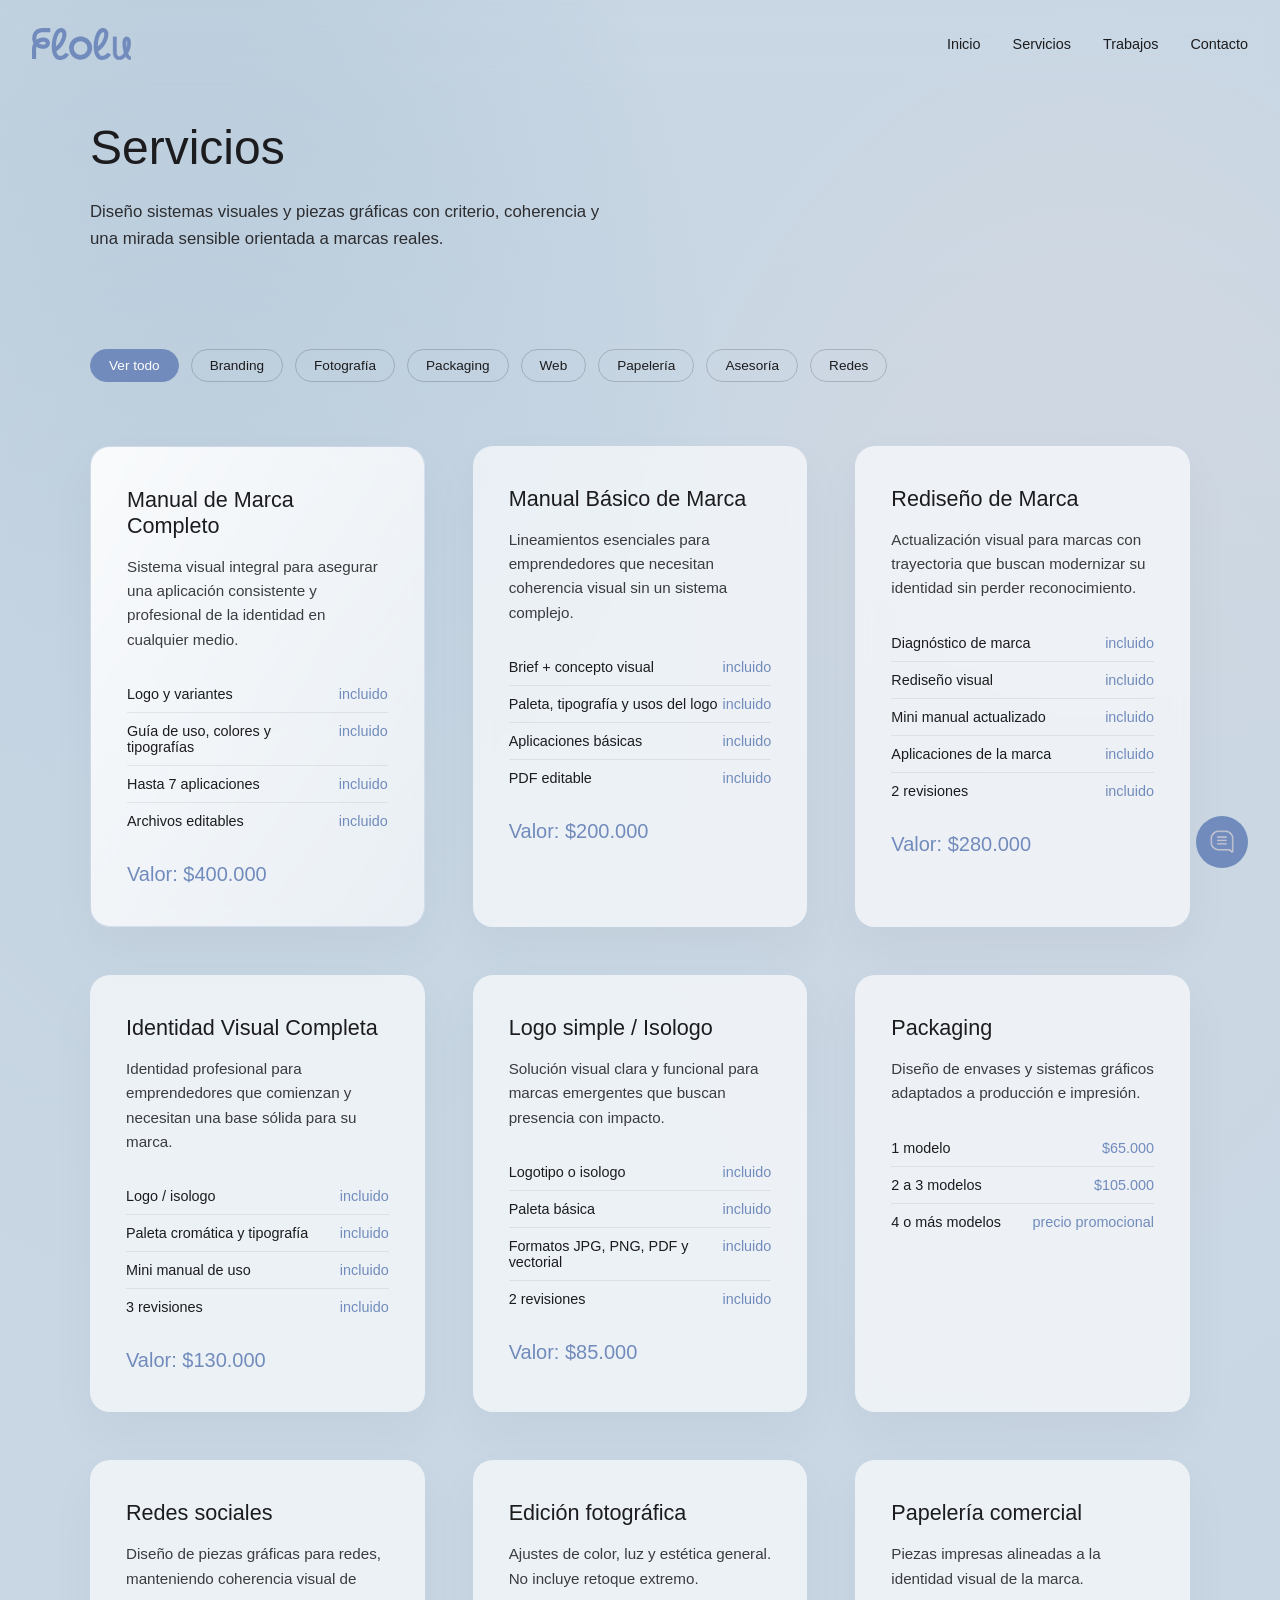
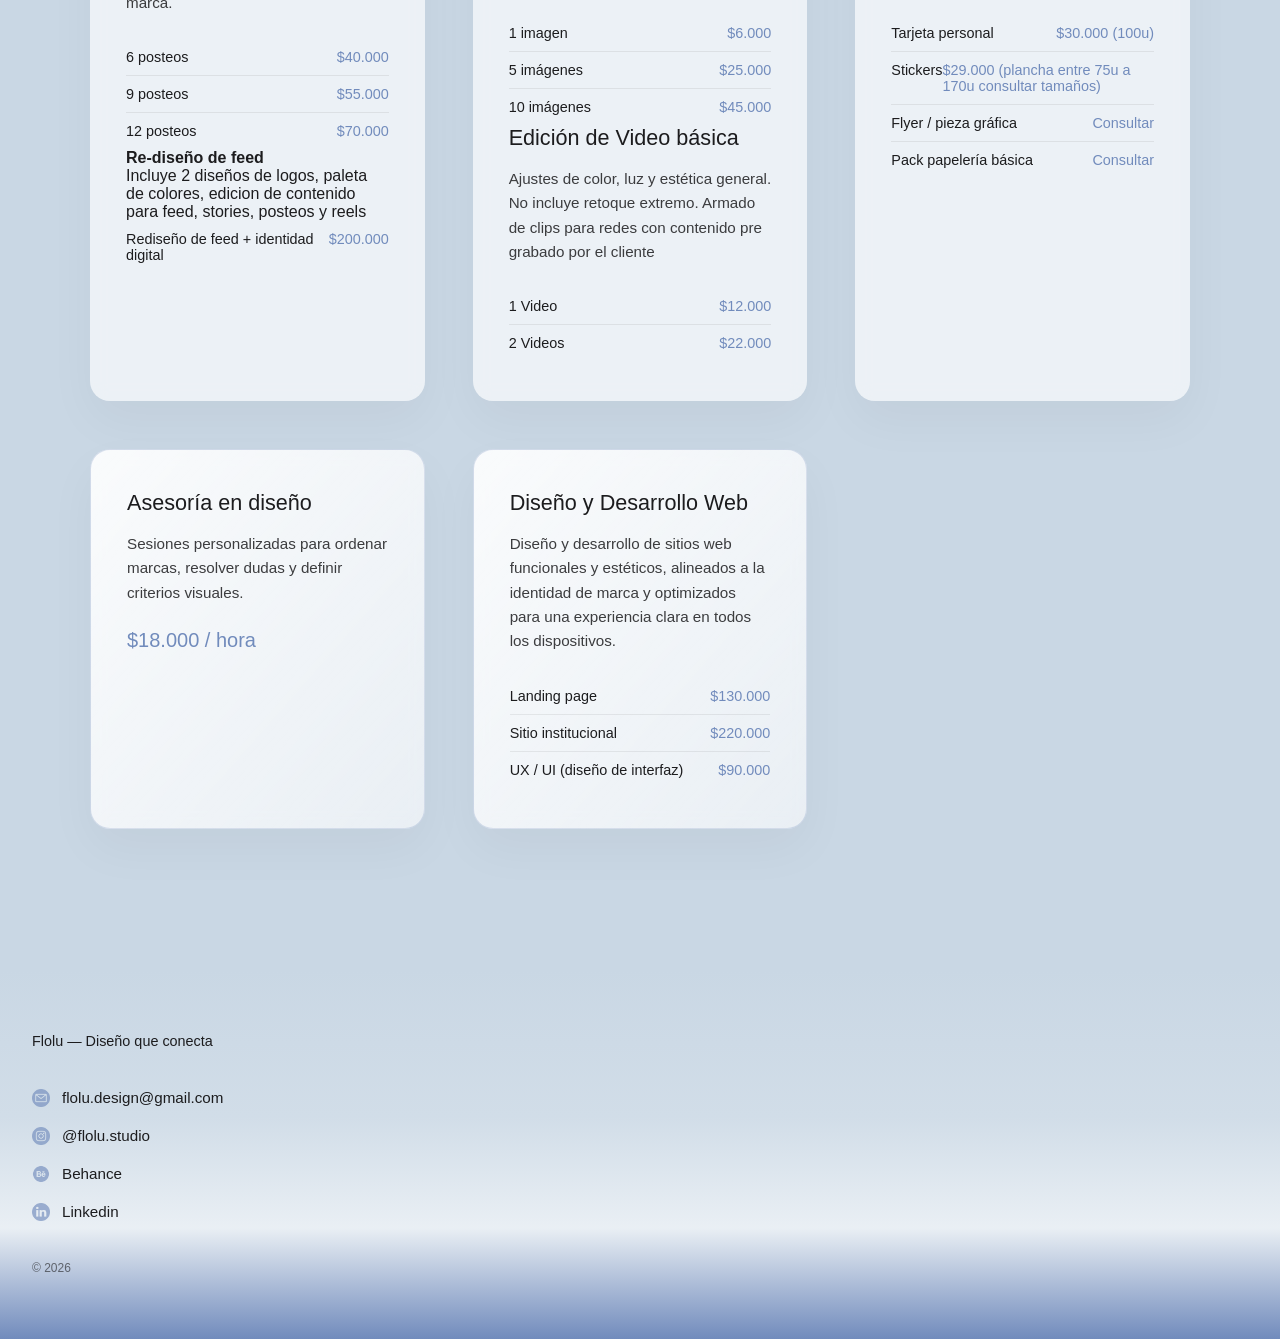
<file: pages/servicios.html>
<!DOCTYPE html>
<html lang="es">
<head>
  <meta charset="UTF-8">
  <meta name="viewport" content="width=device-width, initial-scale=1.0">
  <title>Flolu — Diseño que conecta</title>
  <link rel="stylesheet" href="../css/styles.css">
  <link rel="shortcut icon" href="../img/favicon.svg" type="image/x-icon">
</head>

<body>

  <!-- HEADER -->
  <header class="header">
    <div class="header-inner">

      <a href="/" class="logo">
        <img src="../img/logo-flolu-menu.svg" alt="Flolu – Diseño que conecta">
      </a>
      <nav class="desktop-nav">
        <ul>
          <li><a href="../index.html">Inicio</a></li>
          <li><a href="../pages/servicios.html">Servicios</a></li>
          <li><a href="../pages/proyectos.html">Trabajos</a></li>
          <li><a href="https://forms.gle/R1qaqWxDbrsVtdgh8">Contacto</a></li>
        </ul>
      </nav>
      
      <button class="menu-toggle" aria-label="Abrir menú">
        <span></span>
        <span></span>
        <span></span>
      </button>

    </div>
  </header>

  <!-- MENÚ LATERAL MOBILE -->
  <nav class="mobile-nav">
    <ul>
      <li><a href="../index.html">Inicio</a></li>
      <li><a href="../pages/servicios.html">Servicios</a></li>
      <li><a href="../pages/proyectos.html">Proyectos</a></li>
      <li><a href="https://forms.gle/R1qaqWxDbrsVtdgh8">Contacto</a></li>
    </ul>
  </nav>

  <!-- OVERLAY -->
  <div class="overlay"></div>
  <main>
    <section class="services" id="servicios">
        <div class="services-inner">
      
          <header class="services-header">
            <h2>Servicios</h2>
            <p>
              Diseño sistemas visuales y piezas gráficas con criterio,
              coherencia y una mirada sensible orientada a marcas reales.
            </p>
          </header>
          <div class="services-filters">
            <button class="filter-btn active" data-filter="all">Ver todo</button>
            <button class="filter-btn" data-filter="branding">Branding</button>
            <button class="filter-btn" data-filter="fotografia">Fotografía</button>
            <button class="filter-btn" data-filter="packaging">Packaging</button>
            <button class="filter-btn" data-filter="web">Web</button>
            <button class="filter-btn" data-filter="papeleria">Papelería</button>
            <button class="filter-btn" data-filter="asesoria">Asesoría</button>
            <button class="filter-btn" data-filter="redes">Redes</button>
          </div>
          
          
          <div class="services-grid">
      
            <!-- ================= BRANDING ================= -->
      
            <article class="service-card highlight"data-category="branding">
              <h3>Manual de Marca Completo</h3>
              <p class="service-desc">
                Sistema visual integral para asegurar una aplicación consistente
                y profesional de la identidad en cualquier medio.
              </p>
              <ul class="service-list">
                <li>Logo y variantes <strong>incluido</strong></li>
                <li>Guía de uso, colores y tipografías <strong>incluido</strong></li>
                <li>Hasta 7 aplicaciones <strong>incluido</strong></li>
                <li>Archivos editables <strong>incluido</strong></li>
              </ul>
              <p class="service-price">Valor: $400.000</p>
            </article>
      
            <article class="service-card" data-category="branding">
              <h3>Manual Básico de Marca</h3>
              <p class="service-desc">
                Lineamientos esenciales para emprendedores que necesitan
                coherencia visual sin un sistema complejo.
              </p>
              <ul class="service-list">
                <li>Brief + concepto visual <strong>incluido</strong></li>
                <li>Paleta, tipografía y usos del logo <strong>incluido</strong></li>
                <li>Aplicaciones básicas <strong>incluido</strong></li>
                <li>PDF editable <strong>incluido</strong></li>
              </ul>
              <p class="service-price">Valor: $200.000</p>
            </article>
      
            <article class="service-card" data-category="branding">
              <h3>Rediseño de Marca</h3>
              <p class="service-desc">
                Actualización visual para marcas con trayectoria que buscan
                modernizar su identidad sin perder reconocimiento.
              </p>
              <ul class="service-list">
                <li>Diagnóstico de marca <strong>incluido</strong></li>
                <li>Rediseño visual <strong>incluido</strong></li>
                <li>Mini manual actualizado <strong>incluido</strong></li>
                  <li>Aplicaciones de la marca<strong>incluido</strong></li>
                <li>2 revisiones <strong>incluido</strong></li>
              </ul>
              <p class="service-price">Valor: $280.000</p>
            </article>
      
            <article class="service-card"data-category="branding">
              <h3>Identidad Visual Completa</h3>
              <p class="service-desc">
                Identidad profesional para emprendedores que comienzan
                y necesitan una base sólida para su marca.
              </p>
              <ul class="service-list">
                <li>Logo / isologo <strong>incluido</strong></li>
                <li>Paleta cromática y tipografía <strong>incluido</strong></li>
                <li>Mini manual de uso <strong>incluido</strong></li>
                <li>3 revisiones <strong>incluido</strong></li>
              </ul>
              <p class="service-price">Valor: $130.000</p>
            </article>
      
            <article class="service-card" data-category="branding">
              <h3>Logo simple / Isologo</h3>
              <p class="service-desc">
                Solución visual clara y funcional para marcas emergentes
                que buscan presencia con impacto.
              </p>
              <ul class="service-list">
                <li>Logotipo o isologo <strong>incluido</strong></li>
                <li>Paleta básica <strong>incluido</strong></li>
                <li>Formatos JPG, PNG, PDF y vectorial <strong>incluido</strong></li>
                <li>2 revisiones <strong>incluido</strong></li>
              </ul>
              <p class="service-price">Valor: $85.000</p>
            </article>
      
            <!-- ================= PACKAGING ================= -->
      
            <article class="service-card" data-category="packaging">
              <h3>Packaging</h3>
              <p class="service-desc">
                Diseño de envases y sistemas gráficos adaptados
                a producción e impresión.
              </p>
              <ul class="service-list">
                <li>1 modelo <strong>$65.000</strong></li>
                <li>2 a 3 modelos <strong>$105.000</strong></li>
                <li>4 o más modelos <strong>precio promocional</strong></li>
              </ul>
            </article>
      
            <!-- ================= REDES ================= -->
      
            <article class="service-card" data-category="fotografia redes">
              <h3>Redes sociales</h3>
              <p class="service-desc">
                Diseño de piezas gráficas para redes,
                manteniendo coherencia visual de marca.
              </p>
              <ul class="service-list">
                <li>6 posteos <strong>$40.000</strong></li>
                <li>9 posteos <strong>$55.000</strong></li>
                <li>12 posteos <strong>$70.000</strong></li>
              </ul>
              <ul class="service-list">
                <h4>Re-diseño de feed</h4>
                <p>Incluye 2 diseños de logos, paleta de colores, edicion de contenido para feed, stories, posteos y reels</p>
                <li>Rediseño de feed + identidad digital <strong>$200.000</strong></li>
              
            </article>
      
            <!-- ================= FOTO ================= -->
      
            <article class="service-card" data-category="fotografia">
              <h3>Edición fotográfica</h3>
              <p class="service-desc">
                Ajustes de color, luz y estética general.
                No incluye retoque extremo.
              </p>
              <ul class="service-list">
                <li>1 imagen <strong>$6.000</strong></li>
                <li>5 imágenes <strong>$25.000</strong></li>
                <li>10 imágenes <strong>$45.000</strong></li>
              </ul>
               <h3>Edición de Video básica</h3>
              <p class="service-desc">
                Ajustes de color, luz y estética general.
                No incluye retoque extremo. Armado de clips para redes con contenido pre grabado por el cliente
              </p>
              <ul class="service-list">
                <li>1 Video <strong>$12.000</strong></li>
                <li>2 Videos <strong>$22.000</strong></li>
              </ul>
            </article>
      
            <!-- ================= PAPELERÍA ================= -->
      
            <article class="service-card" data-category="papeleria">
              <h3>Papelería comercial</h3>
              <p class="service-desc">
                Piezas impresas alineadas a la identidad visual de la marca.
              </p>
              <ul class="service-list">
                <li>Tarjeta personal <strong>$30.000 (100u)</strong></li>
                <li>Stickers<strong>$29.000 (plancha entre 75u a 170u consultar tamaños)</strong></li>
                <li>Flyer / pieza gráfica <strong>Consultar</strong></li>
                <li>Pack papelería básica <strong>Consultar</strong></li>
              </ul>
            </article>
      
            <!-- ================= ASESORÍA ================= -->
      
            <article class="service-card highlight" data-category="asesoria">
              <h3>Asesoría en diseño</h3>
              <p class="service-desc">
                Sesiones personalizadas para ordenar marcas,
                resolver dudas y definir criterios visuales.
              </p>
              <p class="service-price">$18.000 / hora</p>
            </article>
      
<!-- ================= Diseño web ================= -->
            <article class="service-card highlight" data-category="web">
              <h3>Diseño y Desarrollo Web</h3>
            
              <p class="service-desc">
                Diseño y desarrollo de sitios web funcionales y estéticos,
                alineados a la identidad de marca y optimizados para una
                experiencia clara en todos los dispositivos.
              </p>
            
              <ul class="service-list">
                <li>
                  <span>Landing page</span>
                  <strong>$130.000</strong>
                </li>
                <li>
                  <span>Sitio institucional</span>
                  <strong>$220.000</strong>
                </li>
                <li>
                  <span>UX / UI (diseño de interfaz)</span>
                  <strong>$90.000</strong>
                </li>
              </ul>
            </article>
            
          </div>
      
        </div>
      </section>
      
  </main>
    <!-- Footer -->
    <footer class="footer">
        <div class="footer-inner">
      
          <p class="footer-brand">
            Flolu — Diseño que conecta
          </p>
      
          <div class="footer-contact">
      
            <a href="mailto:floludesign@gmail.com" class="footer-link">
              <img src="../img/email.png" alt="Mail">
              <span>flolu.design@gmail.com</span>
            </a>
      
            <a href="https://www.instagram.com/flolu.studio/" target="_blank" class="footer-link">
              <img src="../img/instagram.png" alt="Instagram">
              <span>@flolu.studio</span>
            </a>
      
            <a href="https://www.behance.net/agustinarioseco1" target="_blank" class="footer-link">
              <img src="../img/behance.png" alt="Behance">
              <span>Behance</span>
            </a>
      
            <a href="https://www.linkedin.com/in/agustina-rioseco-5066a0279/" target="_blank" class="footer-link">
              <img src="../img/linkedin.png" alt="linkedin">
              <span>Linkedin</span>
            </a>
          </div>
      
          <p class="footer-copy">
            © 2026
          </p>
      
        </div>
      </footer>
      <a
      href="https://wa.me/5492995010881"
      class="chat-float"
      target="_blank"
      aria-label="Hablemos por WhatsApp"
    >
      <img src="../img/messege.png" alt="hablemos"></a>
    
  <script>const toggle = document.querySelector('.menu-toggle');
    const menu = document.querySelector('.mobile-nav');
    const overlay = document.querySelector('.overlay');
    const body = document.body;
    
    toggle.addEventListener('click', () => {
      menu.classList.add('open');
      overlay.classList.add('active');
      body.classList.add('menu-open');
    });
    
    overlay.addEventListener('click', () => {
      menu.classList.remove('open');
      overlay.classList.remove('active');
      body.classList.remove('menu-open');
    });

    const testimonials = document.querySelectorAll('.testimonial');
const prevBtn = document.querySelector('.slider-btn.prev');
const nextBtn = document.querySelector('.slider-btn.next');

let currentIndex = 0;
let interval;

function showTestimonial(index) {
  testimonials.forEach(t => t.classList.remove('active'));
  testimonials[index].classList.add('active');
  currentIndex = index;
}

function nextTestimonial() {
  const next = (currentIndex + 1) % testimonials.length;
  showTestimonial(next);
}

function prevTestimonial() {
  const prev = (currentIndex - 1 + testimonials.length) % testimonials.length;
  showTestimonial(prev);
}

nextBtn.addEventListener('click', () => {
  nextTestimonial();
  resetInterval();
});

prevBtn.addEventListener('click', () => {
  prevTestimonial();
  resetInterval();
});

function startInterval() {
  interval = setInterval(nextTestimonial, 5000);
}

function resetInterval() {
  clearInterval(interval);
  startInterval();
}

startInterval();

    </script>
    <script>
 const filterButtons = document.querySelectorAll('.filter-btn');
 const serviceCards = document.querySelectorAll('.service-card');
 
 filterButtons.forEach(button => {
   button.addEventListener('click', () => {
     const filter = button.dataset.filter;
 
     // estado activo del botón
     filterButtons.forEach(btn => btn.classList.remove('active'));
     button.classList.add('active');
 
     serviceCards.forEach(card => {
       const categories = card.dataset.category.split(' ');
 
       // 🔑 reset + filtro correcto
       if (filter === 'all' || categories.includes(filter)) {
         card.style.display = 'block';
       } else {
         card.style.display = 'none';
       }
     });
   });
 });
 
    </script>
</body>
</html>
</file>
<file: css/styles.css>
/* =========================
   RESET
========================= */
* {
  margin: 0;
  padding: 0;
  box-sizing: border-box;
}

body {
  font-family: 'Montserrat', sans-serif;
  color: #1C1C1E;
  overflow-x: hidden;
}

/* bloquea scroll cuando el menú está abierto */
body.menu-open {
  overflow: hidden;
}

/* =========================
   HEADER
========================= */
.header {
  position: fixed;
  left: 0;
  width: 100%;
  height: 88px;
  z-index: 9999;
  background: #A3BCD0 0.6;
  backdrop-filter: blur(14px);
  -webkit-backdrop-filter: blur(14px);
}

.header-inner {
  height: 100%;
  padding: 0 32px;

  display: flex;
  align-items: center;
  justify-content: space-between;
}


.logo img {
  height: 32px;
  width: auto;
  display: block;
}
/* =========================
   MENÚ DESKTOP
========================= */
.desktop-nav ul {
  display: flex;
  gap: 32px;
  list-style: none;
}

.desktop-nav a {
  text-decoration: none;
  font-size: 0.9rem;
  color: #1C1C1E;
  font-weight: 500;
  position: relative;
}

.desktop-nav a::after {
  content: '';
  position: absolute;
  left: 0;
  bottom: -6px;
  width: 0;
  height: 1px;
  background: #718BBC;
  transition: width 0.3s ease;
}

.desktop-nav a:hover::after {
  width: 100%;
}

/* =========================
   HAMBURGUESA
========================= */
.menu-toggle {
  background: none;
  border: none;
  cursor: pointer;
  z-index: 110;
}

.menu-toggle span {
  display: block;
  width: 26px;
  height: 2px;
  background: #1C1C1E;
  margin: 6px 0;
}


/* =========================
   HERO
========================= */
.hero {
  min-height: 65vh;
  background:
    radial-gradient(
      60% 50% at 20% 20%,
      #E0D7DA 0%,
      rgba(224,215,218,0.6) 40%,
      rgba(224,215,218,0) 70%
    ),
    radial-gradient(
      50% 40% at 80% 30%,
      #A3BCD0 0%,
      rgba(163,188,208,0.6) 45%,
      rgba(163,188,208,0) 75%
    ),
    linear-gradient(to bottom, #C9D7E4, #C9D7E4);
}

.hero-content {
  max-width: 680px;
  padding: 180px 32px 0;
}

.hero-content h1 {
  font-size: clamp(3rem, 6vw, 4.5rem);
  font-weight: 600;
  margin-bottom: 24px;
}

.hero-content p {
  font-size: 1.125rem;
  max-width: 520px;
}

/* =========================
   MENÚ LATERAL MOBILE
========================= */
.mobile-nav {
  position: fixed;
  top: 0;
  right: 0;
  width: min(58vw, 330px);
  height: 100vh;

  background-color: #A3BCD0;

  transform: translateX(100%);
  transition: transform 0.3s ease;

  z-index: 9999;
  padding: 120px 32px 32px;
}

.mobile-nav.open {
  transform: translateX(0);
}

.mobile-nav ul {
  list-style: none;
}

.mobile-nav li {
  margin-bottom: 14px;
}

.mobile-nav a {
  text-decoration: none;
  font-size: 1.25rem;
  color: #fff;
  font-weight: 500;
}

/* =========================
   OVERLAY
========================= */
.overlay {
  position: fixed;
  inset: 0;
  background: rgba(28,28,30,0.25);
  opacity: 0;
  pointer-events: none;
  transition: opacity 0.3s ease;
  z-index: 998;
}

.overlay.active {
  opacity: 1;
  pointer-events: all;
}

/* =========================
   DESKTOP
========================= */
@media (max-width: 768px) {
  .desktop-nav {
    display: none;
  }
}

@media (min-width: 769px) {
  .menu-toggle,
  .mobile-nav,
  .overlay {
    display: none;
  }
}

/* =========================
   SERVICES TICKER
========================= */
.services-ticker {
  background: #A3BCD0;
  padding: 12px 0;
  overflow: hidden;
}

.ticker {
  width: 100%;
  overflow: hidden;
}

.ticker-track {
  display: flex;
  gap: 48px;
  width: max-content;
  animation: tickerMove 26s linear infinite;
}

.ticker-track span {
  font-size: 0.85rem;
  letter-spacing: 0.14em;
  text-transform: uppercase;
  white-space: nowrap;
  color: #fff;
  transition: color 0.3s ease;
}

/* interacción sutil */
.ticker-track span:hover {
  color: #1C1C1E;
}

/* pausa al hover */
.services-ticker:hover .ticker-track {
  animation-play-state: paused;
}

@keyframes tickerMove {
  from {
    transform: translateX(0);
  }
  to {
    transform: translateX(-50%);
  }
}

/* =========================
   APPROACH
========================= */
.approach {
  background: #C9D7E4;
  padding: 96px 32px;
}

.approach-inner {
  max-width: 720px;
  margin: 0 auto;
}

.approach h2 {
  font-size: 1.75rem;
  font-weight: 500;
  margin-bottom: 24px;
}

.approach p {
  font-size: 1.05rem;
  line-height: 0,35;
  margin-bottom: 32px;
  color: #1C1C1E;
}

.approach-link {
  font-size: 0.95rem;
  text-decoration: none;
  color: #718BBC;
  font-weight: 500;
  position: relative;
}

.approach {
  position: relative;
  padding: 96px 32px;
  overflow: hidden;

  background:
    radial-gradient(
      60% 50% at 20% 25%,
      rgba(224,215,218,0.6) 0%,
      rgba(224,215,218,0.35) 40%,
      rgba(224,215,218,0) 70%
    ),
    #C9D7E4;
}

/* IMPORTANTE: NO after */
.approach::after {
  display: none;
}




/* =========================
   TESTIMONIALS
========================= */
.testimonials {
  position: relative;
  padding: 40px 32px 0px;
  overflow: hidden;

  background:
    radial-gradient(
      60% 50% at 50% 0%,
      rgba(201,215,228,1) 0%,
      rgba(201,215,228,0.7) 30%,
      rgba(201,215,228,0) 60%
    ),
    radial-gradient(
      50% 40% at 85% 30%,
      rgba(163,188,208,0.35) 0%,
      rgba(163,188,208,0.18) 45%,
      rgba(163,188,208,0) 75%
    ),
    radial-gradient(
      50% 40% at 15% 35%,
      rgba(224,215,218,0.35) 0%,
      rgba(224,215,218,0.18) 45%,
      rgba(224,215,218,0) 75%
    ),
    #C9D7E4;
}


.testimonials-inner {
  margin: 0 auto;
  text-align: center;
}

.testimonials h2 {
  font-size: 28px;
  font-weight: 500;
  margin-bottom: 48px;
}

.testimonial-slider {
  position: relative;
  display: flex;
  align-items: center;
  justify-content: center;
}

.testimonial-track {
  position: relative;
  width: 100%;
;
}

.testimonial {
  position: absolute;
  inset: 0;
  opacity: 0;
  transition: opacity 0.4s ease;
  background: linear-gradient(
    to bottom,
    #C9D7E4 0%,
    rgba(201,215,228,0.85) 40%,
    rgba(201,215,228,0.4) 70%,
  );
  padding: 10px 32px;
  border-radius: 16px;

  box-shadow: 0 8px 24px rgba(28,28,30,0.04);
}

.testimonial.active {
  opacity: 1;
  position: relative;
}

.testimonial img {
  max-width: 200px;
  margin: 0 auto 10px;
  filter: grayscale(100%);
}

.testimonial p {
  font-size: 1.05rem;
  line-height: 1.6;
  color: #1C1C1E;
}
.testimonial-author {
  display: block;
  margin-top: 16px;

  font-size: 0.8rem;
  color: rgba(28,28,30,0.6);
  letter-spacing: 0.02em;
}

/* botones */
.slider-btn {
  background: none;
  border: none;
  font-size: 1.25rem;
  color: #718BBC;
  cursor: pointer;
  padding: 16px;
}

.slider-btn:hover {
  color: #1C1C1E;
}

/* =========================
   proyectos
========================= */
.projects-hero {
  padding: 60px 32px 0px;
  background: #C9D7E4;
}

.projects-hero-inner {
  max-width: 720px;
  margin: 0 auto;
}

.projects-hero h1 {
  font-size: 2.5rem;
  font-weight: 600;
  margin-bottom: 16px;
}

.projects-hero p {
  font-size: 1.05rem;
  max-width: 520px;
}

.projects-grid {
  background: #C9D7E4;
  padding: 0 32px 120px;
}

.projects-grid-inner {
  margin: 0 auto;
  display: grid;
  grid-template-columns: repeat(2, 1fr);
  gap: 64px 48px;
}

.project-card a {
  text-decoration: none;
  color: inherit;
}

.project-card img {
  width: 100%;
  display: block;
  transition: transform 0.4s ease;
}

.project-meta {
  margin-top: 12px;
}

.project-meta h3 {
  font-size: 1rem;
  font-weight: 500;
}

.project-meta span {
  font-size: 0.85rem;
  color: rgba(28,28,30,0.6);
}

.project-card a:hover img {
  transform: scale(1.02);
}

@media (max-width: 768px) {
  .projects-grid-inner {
    grid-template-columns: 1fr;
  }
}
/* =========================
   FOOTER
========================= */
/* =========================
   FOOTER
========================= */
.footer {
  position: relative;
  padding: 64px 32px;
  background: linear-gradient(
    to bottom,
    #C9D7E4 0%,
    rgba(201,215,228,0.85) 40%,
    rgba(201,215,228,0.4) 70%,
    #718BBC 100%
  );
}

.footer-inner {
  margin: 0 auto;
  display: flex;
  flex-direction: column;
  gap: 40px;
}

.footer-brand {
  font-size: 0.9rem;
  font-weight: 500;
  color: #1C1C1E;
}

.footer-contact {
  display: flex;
  flex-direction: column;
  gap: 20px;
}

.footer-link {
  display: inline-flex;
  align-items: center;
  gap: 12px;
  text-decoration: none;
  color: #1C1C1E;
  font-size: 0.95rem;
}

.footer-link img {
  width: 18px;
  height: 18px;
  opacity: 0.65;
  transition: opacity 0.3s ease;
}

.footer-link:hover img {
  opacity: 1;
}

.footer-copy {
  font-size: 0.75rem;
  color: rgba(28,28,30,0.6);
}

.chat-float {
  position: fixed;
  bottom: 32px;
  right: 32px;
  z-index: 9999;

  width: 52px;
  height: 52px;

  border-radius: 50%;
  background: #718BBC;
  backdrop-filter: blur(10px);
  -webkit-backdrop-filter: blur(10px);

  display: flex;
  align-items: center;
  justify-content: center;

  transition: transform 0.3s ease, background 0.3s ease;
}

.chat-float img {
  width: 26px;
  height: auto;
}

.chat-float:hover {
  transform: translateY(-2px);
  background: #A3BCD0;
}



/* =========================
   CONTACTO
========================= */
.contact {
  position: relative;
  padding: 20px 32px 96px;

  /* Fondo continuo: inicia como proyectos y termina como footer azul gris */
  background:#C9D7E4
}

.contact-inner {
  margin: 0 auto;
}

.contact h2 {
  font-size: clamp(2rem, 4vw, 2.5rem);
  font-weight: 500;
  color: #1C1C1E;
  margin-bottom: 16px;
}

.contact p {
  font-size: 1rem;
  color: #1C1C1E;
  opacity: 0.8;
  margin-bottom: 40px;
  line-height: 1.6;
}

.contact-form {
  display: flex;
  flex-direction: column;
  gap: 16px;
}

.contact-form input,
.contact-form textarea {
  font-family: 'Montserrat', sans-serif;
  font-size: 0.95rem;
  padding: 14px 16px;
  border-radius: 10px;
  border: 1px solid rgba(28,28,30,0.15);
  background: #FFFFFF;
  color: #1C1C1E;
  width: 100%;
}

.contact-form textarea {
  resize: none;
}

.contact-form input:focus,
.contact-form textarea:focus {
  outline: none;
  border-color: #718BBC;
}

.contact-form button {
  align-self: flex-start;

  background-color: #718BBC; /* color de identidad */
  color: #FFFFFF;
  padding: 12px 28px;
  border-radius: 8px;
  border: none;

  font-family: 'Montserrat', sans-serif;
  font-size: 0.95rem;
  font-weight: 500;

  cursor: pointer;
  transition: background 0.2s ease, opacity 0.2s ease;
}

.contact-form button:hover {
  background-color: #5a6d97; /* un poco más oscuro al hover */
  opacity: 0.9;
}

/* Desktop: más aire y alineado editorial */
@media (min-width: 1024px) {
  .contact {
    padding: 160px 48px 120px;
  }

  .contact-inner {
    margin-left: 64px; /* mantiene flujo editorial sin romper */
  }
}


/* =========================
   SERVICES — CATÁLOGO
========================= */

.services {
  position: relative;
  padding: 120px 32px 140px;
  background:
    radial-gradient(
      60% 50% at 15% 20%,
      rgba(163,188,208,0.55) 0%,
      rgba(163,188,208,0.3) 40%,
      rgba(163,188,208,0) 70%
    ),
    radial-gradient(
      50% 40% at 85% 30%,
      rgba(224,215,218,0.6) 0%,
      rgba(224,215,218,0.35) 45%,
      rgba(224,215,218,0) 75%
    ),
    linear-gradient(to bottom, #C9D7E4 0%, #C9D7E4 100%);
}

.services::before {
  content: '';
  position: absolute;
  inset: 0;
  pointer-events: none;
  background: linear-gradient(
    to bottom,
    rgba(201,215,228,0) 0%,
    rgba(201,215,228,0.8) 30%,
    rgba(201,215,228,1) 100%
  );
}

.services-inner {
  position: relative;
  max-width: 1100px;
  margin: 0 auto;
}

/* Header */

.services-header {
  max-width: 520px;
  margin-bottom: 96px;
}

.services-header h2 {
  font-size: clamp(2.2rem, 4vw, 3rem);
  font-weight: 500;
  margin-bottom: 24px;
}

.services-header p {
  font-size: 1.05rem;
  line-height: 1.6;
  color: #1C1C1E;
  opacity: 0.9;
}

/* Grid */

.services-grid {
  display: grid;
  grid-template-columns: repeat(auto-fit, minmax(280px, 1fr));
  gap: 48px;
}

/* Card */

.service-card {
  background: rgba(255,255,255,0.65);
  backdrop-filter: blur(8px);
  padding: 40px 36px;
  border-radius: 20px;
  box-shadow:
    0 20px 50px rgba(0,0,0,0.04);
  transition:
    transform 0.35s ease,
    box-shadow 0.35s ease;
}

.service-card:hover {
  transform: translateY(-6px);
  box-shadow:
    0 28px 70px rgba(0,0,0,0.06);
}

/* Títulos */

.service-card h3 {
  font-size: 1.35rem;
  font-weight: 500;
  margin-bottom: 16px;
  color: #1C1C1E;
}

/* Texto */

.service-desc {
  font-size: 0.95rem;
  line-height: 1.6;
  margin-bottom: 24px;
  color: #1C1C1E;
  opacity: 0.85;
}

/* Lista */

.service-list {
  list-style: none;
}

.service-list li {
  display: flex;
  justify-content: space-between;
  font-size: 0.9rem;
  padding: 10px 0;
  border-bottom: 1px solid rgba(28,28,30,0.08);
}

.service-list li:last-child {
  border-bottom: none;
}

.service-list strong {
  font-weight: 500;
  color: #718BBC;
}

/* Precio destacado */

.service-price {
  font-size: 1.25rem;
  font-weight: 500;
  color: #718BBC;
  margin-top: 24px;
}

/* Card destacada */

.service-card.highlight {
  background: linear-gradient(
    to bottom right,
    rgba(255,255,255,0.9),
    rgba(255,255,255,0.6)
  );
  border: 1px solid rgba(113,139,188,0.25);
}

/* Responsive ajustes */

@media (max-width: 768px) {
  .services {
    padding: 96px 24px 120px;
  }

  .services-header {
    margin-bottom: 72px;
  }

  .services-grid {
    gap: 32px;
  }

  .service-card {
    padding: 32px 28px;
  }
}
/* =========================
   PROYECTOS
========================= */
.projects-hero {
  padding: 160px 32px 64px; /* más separación del navbar */
  background: #C9D7E4;
  text-align: left;
}

.projects-hero-inner {
  max-width: 720px;
  margin: 0 auto;
}

.projects-hero h1 {
  font-size: 2.5rem;
  font-weight: 600;
  margin-bottom: 16px;
}

.projects-hero p {
  font-size: 1.05rem;
  max-width: 520px;
  margin: 0 0;
}

/* Grilla */
.projects-grid {
  margin: 0 auto;
  padding: 64px 32px 120px;
  display: grid;
  grid-template-columns: repeat(auto-fit, minmax(300px, 1fr));
  gap: 48px;
}

.project-card {
  display: flex;
  flex-direction: column;
  align-items: center;
  text-align: center;
}

.project-card img {
  margin-bottom: 16px;
  transition: transform 0.3s ease;
  width: 100%;
  height: 220px; /* altura fija que quieras */
  object-fit: cover; /* recorta sin deformar */
  border-radius: 8px;
  display: block;
}

.project-card img:hover {
  transform: scale(1.02);
}

.project-card h3 {
  font-size: 1.2rem;
  font-weight: 500;
  margin-bottom: 4px;
}

.project-card p {
  font-size: 0.95rem;
  color: #718BBC;
  margin-bottom: 12px;
}

.project-link {
  font-size: 0.9rem;
  text-decoration: none;
  color: #1C1C1E;
  position: relative;
}

.project-link::after {
  content: '';
  position: absolute;
  left: 0;
  bottom: -4px;
  width: 100%;
  height: 1px;
  background: #718BBC;
}

/* =========================
   OVERLAY
========================= */
.project-overlay {
  position: fixed;
  inset: 0;
  background: rgba(28,28,30,0.35);
  backdrop-filter: blur(8px);
  opacity: 0;
  pointer-events: none;
  transition: opacity 0.3s ease;
  z-index: 9998;
}

.project-overlay.active {
  opacity: 1;
  pointer-events: all;
}

/* =========================
   MODAL
========================= */
.project-modal {
  position: fixed;
  inset: 0;
  display: flex;
  justify-content: center;
  align-items: flex-start;
  opacity: 0;
  pointer-events: none;
  transition: opacity 0.3s ease;
  z-index: 9999;
  padding: 32px;
}

.project-modal.active {
  opacity: 1;
  pointer-events: all;
}

.modal-inner {
  width: min(900px, 90vw);
  max-height: 85vh;
  overflow-y: auto;
  background: #ffffff;
  padding: 64px;
  border-radius: 12px;
  position: relative;
  box-shadow: 0 20px 40px rgba(0,0,0,0.08);
}

/* HEADER */
.modal-header h2 {
  font-size: 2rem;
  font-weight: 500;
}

.modal-header p {
  margin-top: 8px;
  font-size: 0.95rem;
  color: #718BBC;
}

/* HERO */
.modal-hero p {
  width: 100%;
  border-radius: 8px;
  margin: 32px 0;
}

/* SECTIONS */
.modal-section {
  margin-bottom: 48px;
}

.modal-section h3 {
  font-size: 1.25rem;
  font-weight: 500;
  margin-bottom: 24px;
}

/* GRID IMÁGENES */
.modal-grid {
  display: grid;
  grid-template-columns: repeat(auto-fit, minmax(220px, 1fr));
  gap: 24px;
}

.modal-grid img {
  width: 100%;
  border-radius: 6px;
}

/* CLOSE BUTTON */
.modal-close {
  position: absolute;
  top: 16px;
  right: 16px;
  width: 36px;
  height: 36px;
  display: flex;
  align-items: center;
  justify-content: center;
  border: none;
  border-radius: 50%;
  background: rgba(0,0,0,0.05);
  color: #1C1C1E;
  font-size: 1.25rem;
  cursor: pointer;
  z-index: 10;
}

.modal-close:hover {
  background: rgba(0,0,0,0.1);
}

/* =========================
   SERVICES FILTERS
========================= */

.services-filters {
  display: flex;
  flex-wrap: wrap;
  gap: 12px;
  margin-bottom: 64px;
}

.filter-btn {
  background: transparent;
  border: 1px solid rgba(28,28,30,0.2);
  border-radius: 999px;
  padding: 8px 18px;

  font-family: 'Montserrat', sans-serif;
  font-size: 0.85rem;
  font-weight: 500;

  color: #1C1C1E;
  cursor: pointer;

  transition: all 0.25s ease;
}

.filter-btn:hover {
  border-color: #718BBC;
  color: #718BBC;
}

.filter-btn.active {
  background: #718BBC;
  color: #fff;
  border-color: #718BBC;
}

/* ocultar cards */
.service-card.hidden {
  display: none;
}
</file>
